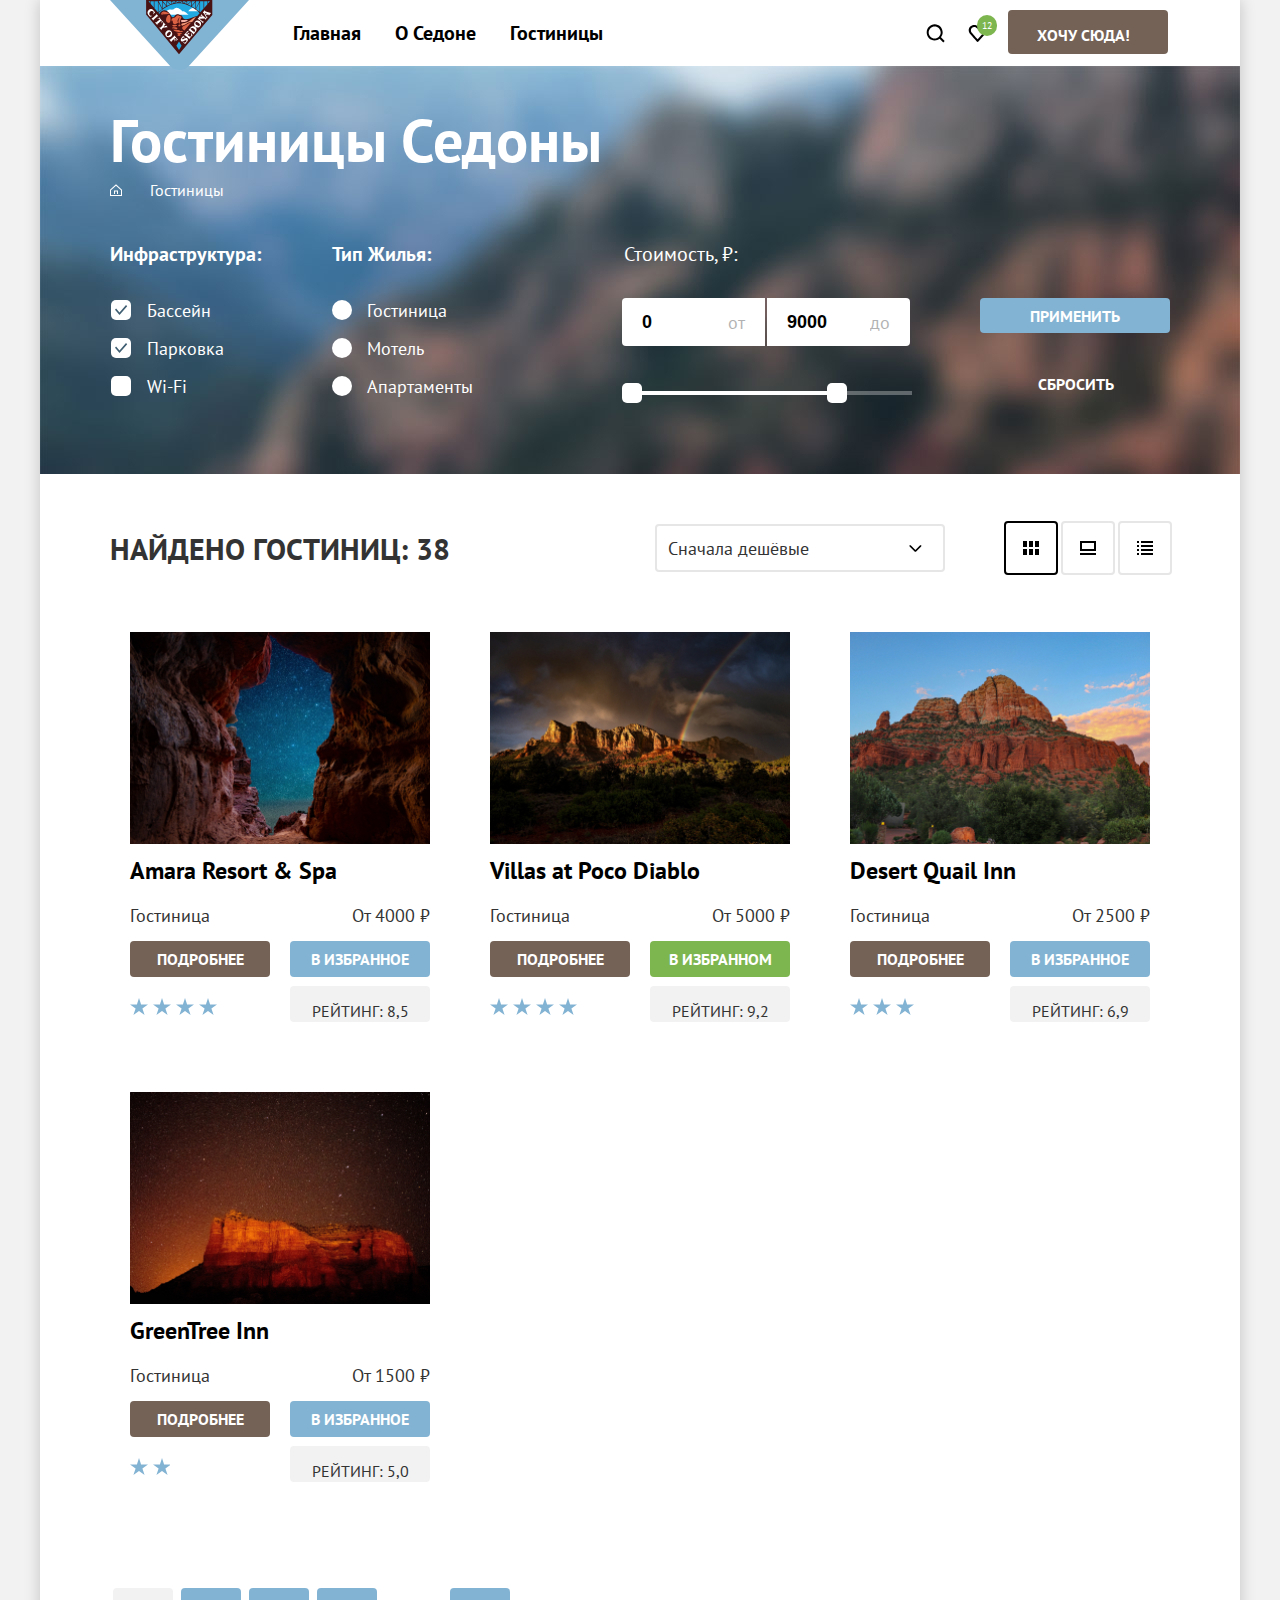
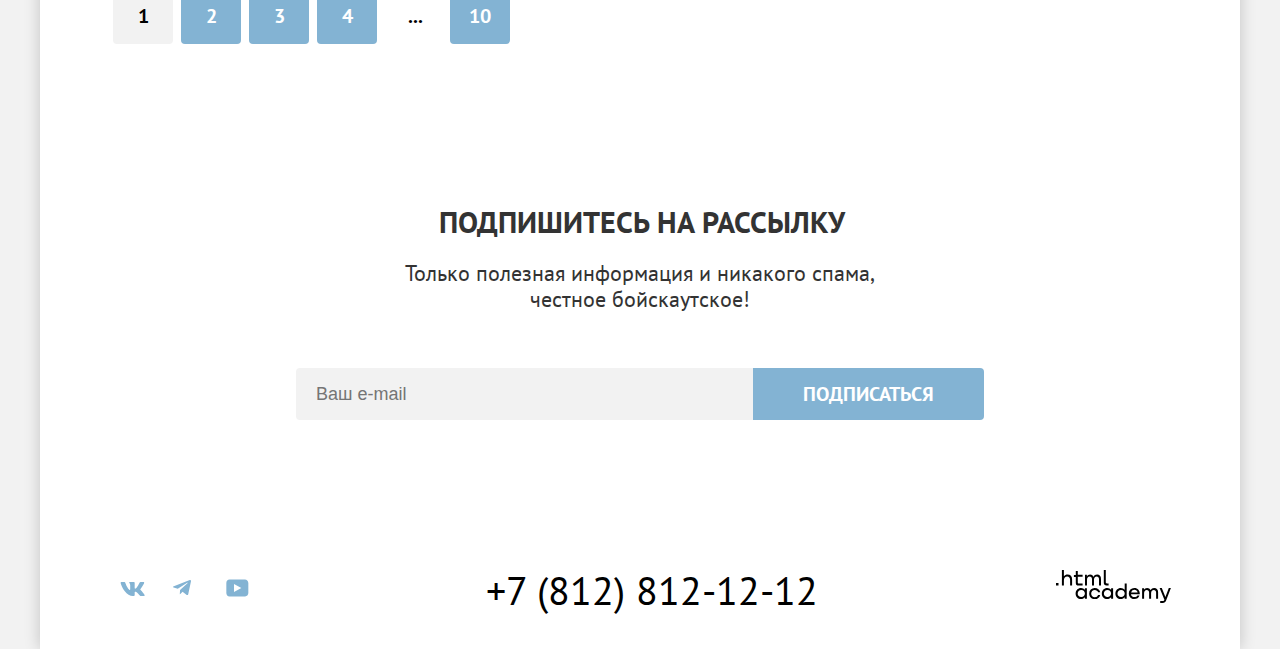
<file: catalog.html>
<!DOCTYPE html>
<html lang="en">
<head>
  <meta charset="UTF-8">
  <title>Catalog</title>
  <link rel="icon" type="image/png" sizes="32x32" href="favicon.ico">
  <link rel="stylesheet" href="css/styles.css">
</head>
<body>
  <div class="frame">
    <header class="page-header">
      <nav class="navigation">
        <a class="page-header-logo">
          <img src="image/icons/logo.svg" width="139" height="70" alt="Логотип Sedona" class="logo">
        </a>
        <ul class="navigation-list clear-list">
          <li class="navigation-item">
            <a class="navigation-link navigation-link-current" href="index.html">Главная</a>
          </li>
          <li class="navigation-item">
            <a class="navigation-link" href="#">О Седоне </a>
          </li>
          <li class="navigation-item">
            <a class="navigation-link" href="catalog.html">Гостиницы</a>
          </li>
        </ul>
        <ul class="navigation-user clear-list">
          <li class="navigation-item-user">
            <a class="navigation-link-user" href="#">
              <span class="visually-hidden">Поиск.</span>
              <svg class="navigation-icon" aria-hidden="true" width="19" height="19" viewBox="0 0 19 19" fill="none" xmlns="http://www.w3.org/2000/svg">
                <path d="m18.682 16.911-3.7-3.7c1-1.3 1.7-3 1.7-4.9 0-4.4-3.6-8-8-8s-8 3.7-8 8.1c0 4.4 3.6 8 8 8 1.8 0 3.5-.6 4.9-1.7l3.7 3.7 1.4-1.5Zm-10-2.5c-3.3 0-6-2.7-6-6s2.7-6 6-6 6 2.7 6 6-2.7 6-6 6Z"></path>
              </svg>
            </a>
          </li>
          <li class="navigation-item-user">
            <a class="navigation-link-user like-icon" href="#">
              <span class="visually-hidden">Избранное 12</span>
              <svg class="navigation-icon" aria-hidden="true" width="19" height="19" viewBox="0 0 19 18" fill="none" xmlns="http://www.w3.org/2000/svg">
                <path d="M9.582 17.411c-.3 0-.6-.1-.8-.4-5.4-6.1-6.7-7.5-7-7.9-.7-.9-1.1-2.1-1.1-3.3 0-3 2.4-5.4 5.5-5.4 1.3 0 2.5.5 3.5 1.3 1-.8 2.3-1.3 3.5-1.3 3 0 5.5 2.4 5.5 5.4 0 1.3-.5 2.5-1.3 3.4l-7 7.9c-.2.2-.4.3-.8.3Zm-6-9.5c.3.4 3.5 4 6.1 6.9l6.2-7c.5-.5.7-1.2.7-2 0-1.8-1.5-3.3-3.3-3.3-1 0-2 .5-2.7 1.3-.3.3-.6.4-.9.4-.3 0-.6-.2-.8-.4-.7-.8-1.7-1.3-2.7-1.3-1.8 0-3.3 1.5-3.3 3.3-.1.9.3 1.6.7 2.1-.1 0-.1 0 0 0Z"></path>
              </svg>
            </a>
          </li>
        </ul>
        <a class="button button-brown navigation-button" href="#">Хочу сюда!</a>
      </nav>
    </header>
    <main class="main-inner">
      <div class="filter-img">
        <h1 class="inner-header-title">Гостиницы Седоны</h1>
          <ul class="breadcrumbs clear-list">
            <li class="breadcrumbs-item">
              <a href="index.html" class="breadcrumbs-link">
                <svg width="12" height="12" viewBox="0 0 12 12" fill="none" xmlns="http://www.w3.org/2000/svg">
                  <path d="M6 0.300049L0 5.80005V12H12V5.80005L6 0.300049ZM11 11H1V6.20005L6 1.70005L11 6.20005V11Z" fill="#fff"/>
                  <path d="M4 10H5V7.5H7V10H8V6.5H4V10Z" fill="#fff"/>
                  </svg>
                <span class="visually-hidden">Home</span>
              </a>
            </li>
            <li class="breadcrumbs-item">
              <a class="breadcrumbs-link">Гостиницы</a>
            </li>
          </ul>
        <section class="catalog-filter">
          <h2 class="visually-hidden">Список гостиниц с фильтрами</h2>
          <form action="http://echo.htmlacademy.ru/" class="catalog-form" method="get">
            <fieldset class="catalog-filter-service">
              <legend class="catalog-filter-title">Инфраструктура:</legend>
              <ul class="catalog-filter-list clear-list">
                <li class="catalog-filter-item">
                  <label class="control">
                    <input type="checkbox" class="control-input" name="pool" checked>
                    <span class="check-box"></span>
                    Бассейн
                  </label>
                </li>
                <li class="catalog-filter-item">
                  <label class="control">
                    <input type="checkbox" class="control-input" name="park" checked>
                    <span class="check-box"></span>
                    Парковка
                  </label>
                </li>
                <li class="catalog-filter-item">
                  <label class="control">
                    <input type="checkbox" class="control-input" name="wi-fi">
                    <span class="check-box"></span>
                    Wi-Fi
                  </label>
                </li>
              </ul>
            </fieldset>
            <fieldset class="catalog-filter-service">
              <legend class="catalog-filter-title">Тип Жилья:</legend>
              <ul class="catalog-filter-list clear-list">
                <li class="catalog-filter-item">
                  <label class="radio">
                    <input class="visually-hidden radio-input" type="radio" name="radio" value="guesthouse">
                    <span class="radio-mark"></span>
                    Гостиница
                  </label>
                </li>
                <li class="catalog-filter-item">
                  <label class="radio">
                    <input class="visually-hidden radio-input" type="radio" name="radio" value="hotel">
                    <span class="radio-mark"></span>
                    Мотель
                  </label>
                </li>
                <li class="catalog-filter-item">
                  <label class="radio">
                    <input class="visually-hidden radio-input" type="radio" name="radio" value="apartments">
                    <span class="radio-mark"></span>
                    Апартаменты
                  </label>
                </li>
              </ul>
            </fieldset>
            <fieldset class="catalog-price-group">
            <legend class="catalog-price-title">Стоимость, ₽:</legend>
              <div class="range-wrapper-inputs">
                <label class="catalog-filter-label">
                  <span>от</span>
                  <input type="number" class="range-input" value="0" name="min-price">
                </label>
                <label class="catalog-filter-label">
                  <span>до</span>
                  <input type="number" class="range-input" value="9000" name="max-price">
                </label>
              </div>
              <div class="range-scale">
                <div class="range">
                  <div class="range-bar">
                    <button class="range-toggle toggle-min">
                      <span class="visually-hidden">Изменить минимальную цену.</span>
                    </button>
                    <button class="range-toggle toggle-max">
                      <span class="visually-hidden">Изменить максимальную цену.</span>
                    </button>
                  </div>
                </div>
              </div>
            </fieldset>
            <div class="button-form">
              <button class="button button-blue button-check" type="submit">Применить</button>
              <button class="button-reset" type="reset">Сбросить</button>
            </div>
          </form>
        </section>
      </div>
      <form action="https://echo.htmlacademy.ru/" class="catalog-filter-price" method="get">
        <section class="hotel-catalog">
          <div class="catalog-nav">
            <p class="found-descr">найдено гостиниц: 38</p>
            <select class="select-control" aria-label="Сортировка">
              <option value="cheap">Сначала дешёвые</option>
              <option value="expensive">Сначала дорогие</option>
              <option value="popular">Сначала популярные</option>
            </select>
            <ul class="sort-list clear-list">
              <li class="sort-icon">
                <a href="#" class="sort-card sort-card-сurrent">
                  <svg width="16" height="14" viewBox="0 0 16 14" fill="none" xmlns="http://www.w3.org/2000/svg">
                    <path d="M4 0H0V6H4V0Z" fill="black"/>
                    <path d="M16 0H12V6H16V0Z" fill="black"/>
                    <path d="M10 0H6V6H10V0Z" fill="black"/>
                    <path d="M4 8H0V14H4V8Z" fill="black"/>
                    <path d="M16 8H12V14H16V8Z" fill="black"/>
                    <path d="M10 8H6V14H10V8Z" fill="black"/>
                  </svg>
                  <span class="visually-hidden">показать карточки</span>
                </a>
              </li>
              <li class="sort-icon">
                <a href="#" class="sort-card">
                  <span class="visually-hidden">показать колонки</span>
                  <svg width="16" height="14" viewBox="0 0 16 14" fill="none" xmlns="http://www.w3.org/2000/svg">
                    <path d="M16 12H0V14H16V12Z" fill="black"/>
                    <path d="M14 2V8H2V2H14ZM16 0H0V10H16V0Z" fill="black"/>
                  </svg>
                </a>
              </li>
              <li class="sort-icon">
                <a href="#" class="sort-card">
                  <svg width="16" height="14" viewBox="0 0 16 14" fill="none" xmlns="http://www.w3.org/2000/svg">
                    <path d="M2 0H0V2H2V0Z" fill="black"/>
                    <path d="M16 0H4V2H16V0Z" fill="black"/>
                    <path d="M2 4H0V6H2V4Z" fill="black"/>
                    <path d="M16 4H4V6H16V4Z" fill="black"/>
                    <path d="M2 8H0V10H2V8Z" fill="black"/>
                    <path d="M16 8H4V10H16V8Z" fill="black"/>
                    <path d="M2 12H0V14H2V12Z" fill="black"/>
                    <path d="M16 12H4V14H16V12Z" fill="black"/>
                    </svg>
                  <span class="visually-hidden">показать список</span>
                </a>
              </li>
            </ul>
          </div>
          <ul class="hotels-list clear-list">
            <li class="hotels-card">
              <a href="#" class="card-link">
                <img src="image/hotel-amara.jpg" width="300" height="212" alt="гостиница Amara Resort & Spa" class="card-image">
                <h3 class="hotels-card-title">Amara Resort & Spa</h3>
              </a>
              <p class="hotels-type">Гостиница</p>
              <p class="hotels-price">От 4000 ₽</p>
              <a href="#" class="button button-brown button-more">Подробнее</a>
              <a href="#" class="button button-blue button-favorite">В Избранное</a>
              <p class="hotel-card-stars hotel-card-stars-4">
                <span class="visually-hidden">4 звезды</span>
              </p>
              <span class="hotel-rate">Рейтинг: 8,5</span>
            </li>
            <li class="hotels-card">
              <a href="hotel.html" class="card-link">
                <img src="image/hotel-villa.jpg" width="300" height="212" alt="гостиница Villas at Poco Diablo" class="card-image">
                <h3 class="hotels-card-title">Villas at Poco Diablo</h3>
              </a>
              <p class="hotels-type">Гостиница</p>
              <p class="hotels-price">От 5000 ₽</p>
              <a href="#" class="button button-brown button-more">Подробнее</a>
              <a href="#" class="button button-favorite button-green">В Избранном</a>
              <p class="hotel-card-stars hotel-card-stars-4">
                <span class="visually-hidden">4 звезды</span>
              </p>
              <span class="hotel-rate">Рейтинг: 9,2</span>
            </li>
            <li class="hotels-card">
              <a href="hotel.html" class="card-link">
                <img src="image/hotel-desert.jpg" width="300" height="212" alt="гостиница Desert Quail Inn" class="card-image">
                <h3 class="hotels-card-title">Desert Quail Inn</h3>
              </a>
              <p class="hotels-type">Гостиница</p>
              <p class="hotels-price">От 2500 ₽</p>
              <a href="#" class="button button-brown button-more">Подробнее</a>
              <a href="#" class="button button-blue button-favorite">В Избранное</a>
              <p class="hotel-card-stars hotel-card-stars-3">
                <span class="visually-hidden">3 звезды</span>
              </p>
              <span class="hotel-rate">Рейтинг: 6,9</span>
            </li>
            <li class="hotels-card">
              <a href="hotel.html" class="card-link">
                <img src="image/hotel-green.jpg" width="300" height="212" alt="гостиница GreenTree Inn" class="card-image">
                <h3 class="hotels-card-title">GreenTree Inn</h3>
              </a>
              <p class="hotels-type">Гостиница</p>
              <p class="hotels-price">От 1500 ₽</p>
              <a href="#" class="button button-brown button-more">Подробнее</a>
              <a href="#" class="button button-blue button-favorite">В Избранное</a>
              <p class="hotel-card-stars">
                <span class="visually-hidden">2 звезды</span>
              </p>
              <span class="hotel-rate">Рейтинг: 5,0</span>
            </li>
          </ul>

        </section>
      </form>
    </main>
    <div class="pagination-container">
      <ul class="pagination clear-list">
        <li class="pagination-item">
          <a class="pagination-link pagination-link-current">1</a>
        </li>
        <li class="pagination-item">
          <a href="#" class="pagination-link">2</a>
        </li>
        <li class="pagination-item">
          <a href="#" class="pagination-link">3</a>
        </li>
        <li class="pagination-item">
          <a href="#" class="pagination-link">4</a>
        </li>
        <li class="pagination-item">
          <a href="#" class="pagination-link pagination-link-clear">...</a>
        </li>
        <li class="pagination-item">
          <a href="#" class="pagination-link ">10</a>
        </li>
      </ul>
    </div>

    <section class="subscribe-catalog">
      <h2 class="subscribe-title ">Подпишитесь на рассылку</h2>
      <p class="subscribe-description">
        Только полезная информация и никакого спама, <br> честное бойскаутское!
      </p>
      <form action="http://echo.htmlacademy.ru/" method="post" class="subscribe-form">
        <label class="visually-hidden" for="subscribe-email">Email</label>
        <input type="email" class="subscribe-field" placeholder="Ваш e-mail" name="subscribe-email" id="subscribe-email" required>
        <button class="button button-blue subscribe-button" type="submit">Подписаться</button>
      </form>
    </section>
    <footer class="page-footer">
      <div class="footer-social">
        <ul class="social-list clear-list">
          <li class="social-item">
            <a href="https://vk.com/htmlacademy" class="social-link">
              <svg width="25" height="14" viewBox="0 0 25 14" fill="none" xmlns="http://www.w3.org/2000/svg">
                <path fill-rule="evenodd" clip-rule="evenodd" d="M24.1164 0.948C24.2824 0.402 24.1164 0 23.3214 0H20.6964C20.0284 0 19.7204 0.347 19.5534 0.73C19.5534 0.73 18.2184 3.926 16.3274 6.002C15.7154 6.604 15.4374 6.795 15.1034 6.795C14.9364 6.795 14.6854 6.604 14.6854 6.057V0.948C14.6854 0.292 14.5014 0 13.9454 0H9.81738C9.40038 0 9.14938 0.304 9.14938 0.593C9.14938 1.214 10.0954 1.358 10.1924 3.106V6.904C10.1924 7.737 10.0394 7.888 9.70538 7.888C8.81538 7.888 6.65038 4.677 5.36538 1.003C5.11638 0.288 4.86438 0 4.19338 0H1.56638C0.816382 0 0.666382 0.347 0.666382 0.73C0.666382 1.412 1.55638 4.8 4.81138 9.281C6.98138 12.341 10.0364 14 12.8194 14C14.4884 14 14.6944 13.632 14.6944 12.997V10.684C14.6944 9.947 14.8524 9.8 15.3814 9.8C15.7714 9.8 16.4384 9.992 17.9964 11.467C19.7764 13.216 20.0694 14 21.0714 14H23.6964C24.4464 14 24.8224 13.632 24.6064 12.904C24.3684 12.18 23.5184 11.129 22.3914 9.882C21.7794 9.172 20.8614 8.407 20.5824 8.024C20.1934 7.533 20.3044 7.314 20.5824 6.877C20.5824 6.877 23.7824 2.451 24.1154 0.948H24.1164Z" fill="#83B3D3"/>
                </svg>
              <span class="visually-hidden">Vkontakte</span>
            </a>
          </li>
          <li class="social-item">
            <a href="https://t.me/htmlacademy " class="social-link">
              <svg width="18" height="16" viewBox="0 0 18 16" fill="none" xmlns="http://www.w3.org/2000/svg">
                <path d="M16.785 0.0992597L0.840489 6.24775C-0.247661 6.68481 -0.241365 7.29184 0.640845 7.56253L4.73445 8.83953L14.2058 2.8637C14.6537 2.59121 15.0629 2.7378 14.7265 3.03636L7.05283 9.96185H7.05104L7.05283 9.96275L6.77045 14.1823C7.18413 14.1823 7.36669 13.9925 7.59871 13.7686L9.58705 11.8351L13.7229 14.89C14.4855 15.31 15.0332 15.0941 15.2229 14.1841L17.9379 1.38885C18.2158 0.274623 17.5126 -0.229883 16.785 0.0992597V0.0992597Z" fill="#83B3D3"/>
                </svg>
              <span class="visually-hidden">Telegramm</span>
            </a>
          </li>
          <li class="social-item">
            <a href="https://www.youtube.com/user/htmlacademyru" class="social-link">
              <svg width="23" height="18" viewBox="0 0 23 18" fill="none" xmlns="http://www.w3.org/2000/svg">
                <path d="M18.9402 0.5H3.50738C1.64668 0.5 0.333252 2.09375 0.333252 3.9V13.9937C0.333252 15.9062 1.64668 17.5 3.50738 17.5H19.1591C20.8009 17.5 22.3333 15.9062 22.3333 14.1V3.9C22.1143 2.09375 20.8009 0.5 18.9402 0.5ZM7.99494 13.0375V4.9625L15.3283 9L7.99494 13.0375Z" fill="#83B3D3"/>
                </svg>
              <span class="visually-hidden">Youtube</span>
            </a>
          </li>
        </ul>
      </div>
      <div class="footer-phone">
        <a class="phone-link" href="tel:+78128121212">+7 (812) 812-12-12</a>
        <h2 class="visually-hidden">Контакты</h2>
      </div>
      <p class="developer">
        <a class="developer-link" href="https://htmlacademy.ru/">
          <svg class="developer-icon" width="115" height="33" xmlns="http://www.w3.org/2000/svg">
          <path d="M0 12.9v2.6h2.5v-2.6H0ZM11.6 4.5c-1.6 0-2.8.7-3.6 1.7h-.1V0h-2v15.5h2v-5.3c0-2.1 1.3-3.6 3.3-3.6 1.8 0 2.9 1.4 2.9 3.2v5.7h2V9.4c.1-3-1.8-4.9-4.5-4.9ZM26.6 4.8h-4.8V1.1h-2v3.8h-1.9v2h1.9v6c0 1.7 1 2.7 2.7 2.7h4.1v-2h-3.7c-.7 0-1.1-.4-1.1-1.1V6.8h4.8v-2ZM41.1 4.6c-1.6 0-2.9.8-3.5 2.1h-.1a3.7 3.7 0 0 0-3.4-2.1c-1.4 0-2.5.8-3.1 1.8h-.1V4.8H29v10.6h2V10c0-2 1-3.5 2.6-3.5 1.5 0 2.4 1 2.4 2.6v6.3h2V9.8c0-2.4 1.4-3.3 2.6-3.3 1.5 0 2.4 1 2.4 2.6v6.3h2V8.9c.1-2.5-1.4-4.3-3.9-4.3ZM47.8 12.7c0 1.7 1 2.7 2.8 2.7h2v-2h-1.7c-.7 0-1.1-.4-1.1-1.1V0h-2v12.7ZM28.9 19.7a4.9 4.9 0 0 0-3.9-1.8c-3.1 0-5.4 2.3-5.4 5.6s2.3 5.6 5.4 5.6c1.8 0 3-.8 3.8-1.9h.1v1.6h2V18.2h-2v1.5Zm-3.6 7.4a3.5 3.5 0 0 1-3.6-3.6c0-2 1.4-3.6 3.6-3.6s3.6 1.6 3.6 3.6c0 1.9-1.4 3.6-3.6 3.6ZM44.2 22c-.5-2.4-2.6-4.1-5.4-4.1a5.4 5.4 0 0 0-5.6 5.6c0 3.1 2.2 5.6 5.6 5.6 2.8 0 4.9-1.8 5.4-4.2h-2.1a3.4 3.4 0 0 1-3.3 2.3 3.5 3.5 0 0 1-3.6-3.6c0-2 1.4-3.6 3.6-3.6 1.6 0 2.8 1 3.3 2.2h2.1V22ZM55.1 19.7a4.9 4.9 0 0 0-3.9-1.8c-3.1 0-5.4 2.3-5.4 5.6s2.3 5.6 5.4 5.6c1.8 0 3-.8 3.8-1.9h.1v1.6h2V18.2h-2v1.5Zm-3.6 7.4a3.5 3.5 0 0 1-3.6-3.6c0-2 1.4-3.6 3.6-3.6s3.6 1.6 3.6 3.6c0 1.9-1.5 3.6-3.6 3.6ZM68.7 19.8a5 5 0 0 0-3.9-1.9c-3.1 0-5.4 2.3-5.4 5.6s2.2 5.6 5.4 5.6c1.7 0 3-.8 3.8-1.8h.1v1.5h2V13.4h-2v6.4Zm-3.6 7.3a3.5 3.5 0 0 1-3.6-3.6c0-2 1.4-3.6 3.6-3.6s3.6 1.6 3.6 3.6c-.1 2-1.5 3.6-3.6 3.6ZM78.3 17.9a5.4 5.4 0 0 0-5.5 5.6c0 3 2.1 5.6 5.5 5.6 2.5 0 4.5-1.3 5.2-3.6h-2.1c-.5 1-1.6 1.6-3 1.6-1.9 0-3.3-1.3-3.4-2.9h8.8c.2-3.6-2-6.3-5.5-6.3Zm0 1.9c1.7 0 3 1 3.3 2.6h-6.5a3.2 3.2 0 0 1 3.2-2.6ZM98.2 17.9a4 4 0 0 0-3.6 2h-.1c-.6-1.2-1.8-2-3.4-2-1.4 0-2.5.7-3.1 1.8v-1.5h-1.9v10.6h2v-5.4c0-2 1-3.4 2.6-3.5 1.5 0 2.4 1 2.4 2.6v6.3h2v-5.6c0-2.4 1.4-3.3 2.6-3.3 1.5 0 2.4 1 2.4 2.6v6.3h2v-6.5c.1-2.6-1.4-4.4-3.9-4.4ZM109.4 27l-3.6-8.9h-2.2l4.8 11.6c-.3.9-.7 1.2-1.7 1.2h-2.5v2h2.5c1.8 0 2.8-.8 3.5-2.6l4.7-12.2h-2.1l-3.4 8.9Z" fill="currentColor"/></svg>
          <span class="visually-hidden">Логотип htmlacademy.</span>
        </a>
      </p>
    </footer>
       <!--Для появления модального окна нужно section добавить класс modal-page-on-->
    <section class="modal-page">
      <div class="modal-box">
        <div class="modal-container">
          <header class="modal-header">
            <h2 class="modal-title">Поиск гостиниц в Седоне</h2>
            <button class="close-modal" aria-label="Закрыть окно">
              <svg width="13" height="13" viewBox="0 0 13 13" fill="none" xmlns="http://www.w3.org/2000/svg">
                <path d="M13 1.2L11.8 0L6.5 5.3L1.2 0L0 1.2L5.3 6.5L0 11.8L1.2 13L6.5 7.7L11.8 13L13 11.8L7.7 6.5L13 1.2Z" fill="black"/>
              </svg>
            </button>
          </header>
          <form class="modal-form" action="https://echo.htmlacademy.ru/" method="post">
            <label for="start-date" class="start-date">Дата заезда:</label>
              <div class="input-box">
                <input class="input-start-date" id="start-date" type="text" value="" placeholder="Укажите дату">
                <button class="input-calendar-start" aria-label="Открыть календарь для выбора даты." type="button"></button>
                <span class="error-notification">Мы не можем отправить вас в прошлое.</span>
              </div>
            <label for="end-date" class="end-date">Дата выезда:</label>
              <div class="input-box">
                <input class="input-end-date" id="end-date" type="text" value="" placeholder="Укажите дату">
                <button class="input-calendar-end" aria-label="Открыть календарь для выбора даты." type="button"></button>
                <span class="open-notification">На эти даты есть свободные номера. Пока есть.</span>
              </div>
            <label class="adults-label" for="adults-number">Взрослые:</label>
              <div class="adults-box">
                <button class="minus-button" type="button" aria-label="Уменьшить количество взрослых.">
                  <svg class="minus-svg" width="13" height="1" viewBox="0 0 13 1" fill="currentColor" xmlns="http://www.w3.org/2000/svg">
                    <g>
                    <path d="M0 0L0 1L13 1V0L0 0Z" fill="currentColor"></path>
                    </g>
                  </svg>
                </button>
                <input class="adults-number" id="adults-number" type="number" value="2" step="1" min="1" max="4">
                <button class="plus-button" type="button" aria-label="Увеличить количество взрослых.">
                  <svg width="13" height="13" viewBox="0 0 13 13" fill="currentColor" xmlns="http://www.w3.org/2000/svg">
                    <g>
                      <path d="M13 6H7V0H6V6H0V7H6V13H7V7H13V6Z" fill="currentColor"/>
                    </g>
                 </svg>
                </button>
              </div>
            <label class="children-label" for="children-number">Дети:
              <button class="info-children" id="children-number" type="button">
                <svg width="1" height="9" viewBox="0 0 1 9" fill="white" xmlns="http://www.w3.org/2000/svg">
                  <g clip-path="url(#clip0_18711_289)">
                    <path d="M0 9H1L1 3H0L0 9Z" fill="white"/>
                    <path d="M1 0H0V1H1V0Z" fill="white"/>
                  </g>
                  <defs>
                    <clipPath id="clip0_18711_289">
                      <rect width="1" height="9" fill="currentColor"/>
                    </clipPath>
                  </defs>
                </svg>
              <span class="notification-children">Укажите количество детей, которые будут с вами,
                возраст которых от 6 до 18 лет. Дети<br>до 6 лет размещаются бесплатно.</span>
              </button>
            </label>
            <div class="children-box">
              <button class="minus-button" type="button" aria-label="Уменьшить количество взрослых.">
                <svg class="minus-svg" width="13" height="1" viewBox="0 0 13 1" fill="currentColor" xmlns="http://www.w3.org/2000/svg">
                  <g>
                  <path d="M0 0L0 1L13 1V0L0 0Z" fill="currentColor"/>
                  </g>
                </svg>
              </button>
              <input class="children-number" type="number" value="1" step="1" min="0" max="4">
              <button class="plus-button" type="button">
                <svg width="13" height="13" viewBox="0 0 13 13" fill="currentColor" xmlns="http://www.w3.org/2000/svg">
                  <g>
                    <path d="M13 6H7V0H6V6H0V7H6V13H7V7H13V6Z" fill="currentColor"/>
                  </g>
                </svg>
              </button>
            </div>
            <button class="button-modal-form" type="submit">Найти</button>
          </form>
        </div>
      </div>
    </section>
  </div>
</body>
</html>
</file>
<file: css/styles.css>
@font-face {
  font-family: "PT Sans";
  font-style: normal;
  font-weight: 400;
  src: url("../fonts/ptsans-400.woff2") format("woff2");
  font-display: swap;
}

@font-face {
  font-family: "PT Sans";
  font-style: normal;
  font-weight: 700;
  src: url("../fonts/ptsans-700.woff2") format("woff2");
  font-display: swap;
}

html {
  height: 100%;
}

body {
  margin: 0;
  display: flex;
  flex-direction: column;
  min-height: 100%;
  font-family: "PT Sans", "Arial", sans-serif;
  font-size: 18px;
  line-height: 21px;
  color: #333;
  background-color: #f2f2f2;
}

.clear-list {
  padding: 0;
  margin: 0;
  list-style: none;
}

.frame {
  width: 1200px;
  margin: 0 auto;
  box-shadow: 0 0 15px 0 rgba(0,0,0,.2);
  background-color: #fff;
}

.navigation {
  width: 1060px;
  position: relative;
  margin: 0 auto;
  z-index: 1;
  display: flex;
  flex-wrap: wrap;
  padding: 0 70px;
}

.navigation-button {
  display: block;
  position: relative;
  box-sizing: border-box;
  min-width: 160px;
  align-self: flex-start;
  border: 3px transparent;
  font-size: 16px;
  line-height: 20px;
  border-radius: 4px;
  padding: 15px 17px 9px 8px;
  margin-top: 10px;
  margin-bottom: 7px;
}

.navigation-list {
  display: flex;
  flex-wrap: wrap;
  min-width: 355px;
  margin-left: 38px;
  margin-right: 272px;
  justify-content: flex-start;
}

.navigation-user {
  min-width: 84px;
  display: flex;
  flex-wrap: wrap;
  list-style-type: none;
  justify-content: flex-start;
  align-items: center;
}

.navigation-link {
  display: inline-block;
  font-weight: 700;
  font-size: 20px;
  line-height: 26px;
  color: #000;
  text-decoration: none;
  padding: 20px 6px;
}

.navigation-link-user {
  display: block;
  padding-top: 20px;
  padding-bottom: 20px;
  padding-right: 12px;
  padding-left: 12px;
  position: relative;
  text-align: center;
}

.navigation-user .navigation-link-user {
  min-width: 18px;
  min-height: 25px;
}

.navigation-link-icon {
  position: relative;
}

.navigation-link:hover {
  border-bottom: 2px solid #756257;
}

.navigation-link:active {
  color: rgba(117, 98, 87, 0.3);
}

.navigation-icon {
  position: absolute;
  top: 0;
  bottom: 0;
  left: 0;
  right: 0;
  margin: auto;
  fill: #000000;
}

.navigation-item:not(:last-child) {
  margin-right: 22px;
}

.main-container {
  flex-grow: 1;
}

.page-header {
  min-height: 66px;
}

.page-header-logo {
  position: relative;
  z-index: 2;
  min-width: 139px;
}

.page-header-logo img {
  position: absolute;
}

.main-img {
  min-width: 100%;
  position: relative;
  color: #000;
  background: url("../image/icons/wave.svg") bottom center/100% no-repeat,
  url("../image/index-background.jpg") top center/cover no-repeat;
  text-align: center;
  margin: 0 auto;
  background-color: #8DAAB9;
  margin-bottom: 70px;
  padding-top: 50px;
  min-height: 433px;
}

.main-img::after {
  content: "";
  position: absolute;
  left: 0;
  bottom: 0;
  width: 1200px;
  height: 57px;
  background: url("../img/wave.svg");
  background-position: 0 100%;
}

.main-wrapper {
  text-align: center;
  padding-bottom: 60px;
}

.main-subtitle {
  font-weight: 700;
  font-size: 30px;
  line-height: 36px;
  text-transform: uppercase;
  color: #000;
  margin: 63px 240px 20px 240px;
}

.main-description {
  margin: 0 250px 25px;
  font-size: 22px;
  line-height: 36px;
}

.hotels-list {
  display: grid;
  gap: 20px;
  grid-template-columns: 340px 340px 340px;
}

.hotels-card {
  display: flex;
  flex-wrap: wrap;
  align-items: flex-start;
  justify-content: space-between;
  min-height: 400px;
  padding: 20px;
}

.hotels-card-title {
  margin: 0;
  margin-bottom: 10px;
  font-size: 24px;
  line-height: 28px;
  min-width: auto;
}

.hotel-catalog {
  padding: 70px;
  padding-top: 0;
  margin-bottom: 6px;
}

.hotels-type {
  width: 160px;
  margin: 0;
  margin-bottom: 5px;
}

.hotels-price {
  margin: 0;
}

.hotel-card-stars {
  margin: 0;
  margin-bottom: -5px;
  height: 40px;
  width: 40px;
  background-image: url("../image/icons/star.svg");
  background-repeat: repeat-x;
  background-position: left center;
}

.star-box {
  display: flex;
  justify-content: space-between;
  width: 300px;
}

.hotel-card-stars-3 {
  width: 65px;
}

.hotel-card-stars-4 {
  width: 90px;
}

.advantages-list {
  display: grid;
  grid-template-columns: repeat(3, 1fr);
  text-align: center;
  margin-bottom: 95px;
}

.advantages-sublist {
  display: flex;
}

.advantages-title {
  width: 171px;
  font-size: 24px;
  text-transform: uppercase;
  text-align: center;
  margin-top: 103px;
  margin-bottom: 30px;
  line-height: 28px;
}

.advantages-title-inner {
  font-weight: 700;
  font-size: 24px;
  line-height: 1.16;
  text-transform: uppercase;
  margin: 0;
  margin-top: 184px;
  margin-bottom: 30px;
}

.advantages-title-white {
   color: #fff;
   margin-top: 92px;
}

.advantages-bar {
  width: 60px;
  border-bottom: 2px solid rgba(0, 0, 0, 0.3);
  margin-bottom: 30px;
}

.advantages-wrapper {
  width: 400px;
  min-height: 384px;
  display: flex;
  flex-direction: column;
  align-items: center;
  justify-content: start;
}

.advantages-wrapper-large {
  display: grid;
  grid-column: span 3;
  grid-template-columns: 1fr 2fr;
  width: 100%;
}

.advantages-wrapper-blue {
  background-color: #83B3D3;
  color: #fff;
}

.advantages-list img {
  display: block;
}

.advantages-wrapper-blue-light {
  background-color: rgba(131, 179, 211, 0.2);
  color: #333;
}

.advantages-wrapper-blue-cold {
  background-color: rgba(131, 179, 211, 0.12);
}

.advantages-descriptions {
    font-size: 18px;
    line-height: 1.166;
    text-align: center;
    width: 236px;
    margin: 0;
    margin-bottom: 20px;
  }

.advantages-icon-food {
  background: center top 80px/74px 70px no-repeat url(../image/icons/food.svg);
}

.advantages-icon-house {
  background: center top 80px/74px 70px no-repeat url(../image/icons/house.svg);
  background-color: rgba(131, 179, 211, 0.12);
}

.advantages-icon-box {
  background: center top 80px/70px 73px no-repeat url("../image/icons/box.svg");
  background-color: rgba(131, 179, 211, 0.12);
}

.found-descr {
  text-transform: uppercase;
}

.search {
  text-align: center;
  margin-bottom: 94px;
}

.search-title {
  margin: 0;
  font-size: 30px;
  font-weight: 700;
  line-height: 36px;
  text-transform: uppercase;
}

.search-description {
  width: 720px;
  font-size: 22px;
  line-height: 26px;
  margin-bottom: 51px;
  margin-left: auto;
  margin-right: auto;
}

.search-button {
  display: inline-block;
  box-sizing: border-box;
  padding: 10px 10px;
  line-height: 36px;
  min-width: 377px;
  min-height: 50px;
  font-size: 20px;
  border-radius: 4px;
}

.subscribe {
  background-image: url("../image/Subscribe.jpg");
  background-repeat: no-repeat;
  background-size: auto;
  background-color: #8DABB9;
  text-align: center;
  color: #fff;
  padding: 95px 200px;
  margin-bottom: 50px;
  padding-bottom: 102px;
  min-height: 200px;
}
.subscribe-description {
  min-width: 530px;
  margin: 0 135px 56px 135px;
  font-size: 22px;
  line-height: 26px;
}

.subscribe-catalog {
  text-align: center;
  margin-bottom: 150px;
}

.subscribe-title {
  margin: 0 150px 20px 154px;
  font-size: 30px;
  line-height: 36px;
  text-transform: uppercase;
}

.subscribe-field {
  background-color: #F2F2F2;
  color: #000;
  min-width: 435px;
  height: 50px;
  border-radius: 4px 0 0 4px;
  border: 0;
  font-size: 18px;
  line-height: 21px;
  padding-left: 20px;
}

.subscribe-button {
  min-height: 47px;
  border-radius: 0 4px 4px 0;
  font-size: 20px;
  line-height: 36px;
  border: 0;
  padding: 8px 50px;
}

.subscribe-form {
  display: flex;
  flex-wrap: wrap;
  justify-content: center;
}

.hotel-rate {
  display: flex;
  justify-content: space-around;
  align-items: flex-end;
  width: 140px;
  height: 36px;
  font-size: 16px;
  line-height: inherit;
  text-transform: uppercase;
  background: #f2f2f2;
  border-radius: 4px;
}

.card-link {
  font-size: 24px;
  line-height: 31px;
  color: #000;
  text-decoration: none;
}

.card-image {
  object-fit: cover;
  margin-bottom: 6px;
}

.page-footer {
  margin: 0 65px 0 64px;
  display: flex;
  min-width: 1060px;
}

.footer-social {
  display: flex;
  flex-wrap: wrap;
  min-width: 205px;
}

.social-list {
  display: flex;
  flex-wrap: wrap;
  justify-content: space-around;
  min-width: 158px;
  margin-top: 9px;
}

.social-link{
  display: inline-block;
  margin-right: auto;
  color: #83B3D3;
  height: 70px;
  width: 20px;
}

.social-item {
  margin: 0 3px;
}

.social-link:hover path {
  fill: #68a2ca;
}

.social-link:active path {
  fill: rgba(104, 162, 202, 0.3);
}

.footer-phone {
  min-width: 677px;
  text-align: center;
  margin: 0 auto;
}

.phone-link {
  font-size: 40px;
  line-height: 40px;
  text-decoration: none;
  color: #000000;
}

.phone-link:hover {
  color: #756157;
}

.phone-link:focus-visible {
  color: #756157;
}

.phone-link:active {
  color: rgba(117, 97, 87, 0.3);
}

.developer {
  margin: 0 auto;
  margin-left: 62px;
}

.developer-icon {
  display: block;
  color: #000;
}

.developer-icon:hover {
  color: #756157;
}

.developer-icon:focus-visible {
  color: #756157;
}

.developer-icon:active {
  color: rgba(117, 97, 87, 0.3);
}

.visually-hidden {
  position: absolute;
  width: 1px;
  height: 1px;
  margin: -1px;
  padding: 0;
  border: 0;
  clip: rect(0 0 0 0);
  overflow: hidden;
}

.filter-img {
  background-image: url("../image/catalog-background.jpg");
  background-color: #81a98b;
  background-size: auto;
  background-repeat: no-repeat;
  color: #fff;
  padding: 35px 70px 60px 70px;
  margin-bottom: 50px;
  min-height: auto;
}

.button-form {
  margin-left: auto;
  margin-top: 57px;
}

.check-box {
  position: absolute;
  left: 41px;
  width: 20px;
  height: 20px;
  margin-left: -40px;
  border-radius: 5px;
  background-color: #fff;
}

.control-input {
  appearance: none;
  margin-left: 32px;
  margin-right: 0;
}

.control-input:checked + .check-box {
  background-image: url(../image/icons/check.svg);
  background-repeat: no-repeat;
  background-position: center;
}

.control-input:focus-visible + .check-box {
  background-color: rgba(255, 255, 255, 0.6);
  outline: 3px solid #83b3d3;
  border-radius: 4px;
}

.control-input:checked:focus-visible + .check-box {
  background-color: rgba(255, 255, 255, 0.6);
  background-image: url("../images/input-icons/mark.svg");
  background-repeat: no-repeat;
  background-position: center;
  outline: 3px solid #83b3d3;
  border-radius: 4px;
}

.radio {
  position: relative;
  display: block;
  padding-left: 35px;
}

.radio-mark {
  position: absolute;
  width: 20px;
  height: 20px;
  background-color: #ffffff;
  border-radius: 50%;
  top: 0;
  left: 0;
}

.radio-input[type="radio"]:focus + .radio-mark {
  outline: 3px solid #83b3d3;
  background-color: rgba(255, 255, 255, 0.6);
}

.radio-input[type="radio"]:active + .radio-mark {
  background-color: rgba(255, 255, 255, 0.3);
  outline: none;
}

.radio-input[type="radio"]:hover + .radio-mark {
  background-color: rgba(255, 255, 255, 0.6);
}

.radio-input[type="radio"]:checked + .radio-mark::after {
  position: absolute;
  content: "";
  height: 10px;
  width: 10px;
  border-radius: 50%;
  background: #3f5e72;
  top: 5px;
  left: 5px;
}

.radio-button {
  position: absolute;
  width: 20px;
  height: 20px;
  background-color: #ffffff;
  border-radius: 50%;
  top: 0;
  left: 0;
}

.catalog-form {
  display: flex;
  flex-wrap: wrap;
  position: relative;
}

.catalog-filter-title {
  border: 0;
  padding: 0;
  font-size: 20px;
  line-height: 26px;
  font-weight: 700;
  margin-bottom: 33px;
}

.catalog-price-title {
  font-size: 20px;
  line-height: 26px;
  margin-bottom: 31px;
}

.catalog-price-group {
  min-width: 290px;
  padding: 0;
  border: 0;
  margin-left: 62px;
  box-sizing: border-box;
}

.catalog-filter-label {
  position: relative;
  height: 48px;
}

.catalog-filter-label span {
  position: absolute;
  right: 20px;
  top: 50%;
  transform: translate(0, -50%);
  color: #000;
  opacity: 0.3;
}

.catalog-filter-label:first-child .range-input {
  border-radius: 4px 0 0 4px;
}

.catalog-filter-label:nth-child(2) .range-input {
  border-radius: 0 4px 4px 0;
}

.catalog-filter-container {
  width: 1090px;
  margin: 0 auto;
}

.catalog-filter-service {
  display: flex;
  margin-right: 29px;
  min-width: 180px;
  margin-left: 0;
  border: none;
  padding: 0;
}

.catalog-filter-item {
  margin-bottom: 17px;
  max-width: 120px;
}

.catalog-filter-list {
  margin-right: 79px;
}

.price-cost {
  display: inline-block;
  font-weight: 700;
  font-size: 20px;
  margin-bottom: 34px;
}

.value-min-box {
  position: relative;
}

.value-max-box {
  position: relative;
}

.range {
  position: relative;
  width: 290px;
  height: 4px;
  background-color: rgba(255, 255, 255, 0.3);
  margin: 0 auto;
}

.range-bar {
  width: 220px;
  height: 4px;
  background-color: rgba(255, 255, 255, 1);
  position: relative;
}

.range-input {
  box-sizing: border-box;
  width: 143px;
  height: 100%;
  padding: 12px 0 12px 20px;
  border: none;
  font-weight: 700;
  font-size: 18px;
}

.range-input::-webkit-inner-spin-button {
  display: none;
  -webkit-appearance: none;
  -moz-appearance: textfield;
  margin: 0;
}

.range-wrapper-inputs {
  display: flex;
  width: 288px;
  justify-content: space-between;
  margin-bottom: 45px;
}

.range-scale  {
  min-width: 287px;
  padding: 0;
  border: none;
}

.range-toggle {
  position: absolute;
  width: 20px;
  height: 20px;
  background-color: #ffffff;
  border: none;
  border-radius: 5px;
  cursor: pointer;
}

.toggle-min {
  top: -8px;
  left: 0;
}

.toggle-max {
  top: -8px;
  left: 205px;
}

.breadcrumbs {
  display: flex;
  margin-bottom: 40px;
}

.breadcrumbs-link::before {
  position: absolute;
  background-image: url(../image/icons/pointer.svg);
  background-repeat: no-repeat;
}

.breadcrumbs-link {
  font-size: 16px;
  padding-right: 28px;
  color: #fff;
}

.inner-header-title {
  margin: 0;
  font-size: 60px;
  line-height: 78px;
}

.found-descr {
  margin: 0;
  margin-right: 150px;
  font-size: 30px;
  font-weight: 700;
  line-height: 39px;
}

.catalog-nav {
  display: flex;
  justify-content: space-between;
  align-items: center;
  margin-bottom: 40px;
  min-width: 397px;
}

.select-control {
  position: relative;
  height: 48px;
  min-width: 290px;
  border: 2px solid #e6e6e6;
  border-radius: 4px;
  font-size: 18px;
  font-weight: inherit;
  line-height: 23px;
  font-family: inherit;
  color: #333333;
  appearance: none;
  background-image: url(../image/icons/select.svg);
  background-repeat: no-repeat;
  background-position: right 21px center;
  background-color: #ffffff;
  padding: 11px;
}

.select-control:focus {
  outline: 2px solid #83b3d3;
  border-radius: 4px;
}

.select-control:active {
  opacity: 0.3;
}

.select-control:hover {
  border: 2px solid #83b3d3;
}

.sort-list {
  display: flex;
  min-width: 170px;
  height: 48px;
  justify-content: space-around;
  align-items: center;
}

.sort-card {
  width: 50px;
  height: 50px;
  border-radius: 4px;
  border: 2px solid #e6e6e6;
  display: flex;
  align-items: center;
  justify-content: center
}

.sort-card:hover {
  border: 2px solid #83b3d3;
}

.sort-card-сurrent {
  border: 2px solid #000;
}

.sort-icon {
  display: block;
  width: 48px;
  /* height: 48px; */
}

.pagination {
  display: flex;
  width: 400px;
  justify-content: space-between;
}

.pagination-container {
  display: flex;
  margin-left: 70px;
  margin-bottom: 160px;
  width: 400px;
}

.pagination-link {
  display: block;
  text-decoration: none;
  background-color: #83B3D3;
  color: #fff;
  padding: 15px 15px;
  font-size: 20px;
  font-weight: 700;
  line-height: 26px;
  box-sizing: border-box;
  text-align: center;
  border-radius: 4px
}
.pagination-item {
  min-width: 60px;
  margin: 0 3px;
}

.pagination-item:last-child {
  margin: 0;
}

.pagination-link-clear {
  background-color: transparent;
  color: #000;
}

.pagination-link:hover {
  background-color: #68A2CA;
}

.pagination-link:active {
  color: #82B3D3;
}

.pagination-link-current {
  background-color: #F2F2F2;
  color: #000;
}

.pagination-link-current:hover {
  background-color: #F2F2F2;
}

.pagination-link-current:active {
  background-color: #F2F2F2;
}

.select-descr {
  line-height: 23px;
}

/* BUTTON */

.button {
  font-family: "PT Sans", "Arial", sans-serif;
  text-transform: uppercase;
  text-decoration: none;
  text-align: center;
  font-weight: 700;
  color: #fff;
  cursor: pointer;
}

.button-brown {
  background-color: #756257;
}

.button-brown:hover {
  background-color: #615048;
}

.button-brown:focus {
  background-color: #615048;
}

.button-brown:active {
  background-color: #e5e5e5;
}

.button-brown:disabled {
  background-color: #E5E5E5;
}

/* BLUE BUTTON */

.button-blue {
  background-color: #83B3D3;
}

.button-blue:hover {
  background-color: #68A2CA;
}

.button-blue:focus {
  background-color: #68A2CA;
}

.button-blue:active {
  background-color: #82B3D3;
}

.button-blue:disabled{
  background-color: #E5E5E5;
}
/*
GREEN BUTTON */

.button-green {
  background-color: #7DB54F;
}

.button-green:hover {
  background-color: #6C9E42;
}

.button-green:focus {
  background-color: #6C9E42;
}

.button-green:active {
  background-color: #E5E5E5;
}

.button-green:disabled{
  background-color: #E5E5E5;
}

.button-favorite,
.button-more {
  font-size: 16px;
  line-height: 20px;
  display: flex;
  align-items: center;
  width: 130px;
  min-height: 20px;
  padding: 8px 5px;
  border-radius: 4px;
  justify-content: space-around;
}

.hotel-button {
  display: flex;
  justify-content: space-between;
}

.button-clear {
  background-color: #F2F2F2;
  color: #333;
}

.button-check {
  display: flex;
  flex-wrap: wrap;
  border: none;
  min-width: 190px;
  min-height: 35px;
  font-size: 16px;
  padding: 7px 10px;
  border-radius: 4px;
  margin-bottom: 40px;
  align-items: center;
  justify-content: space-around;
}

.button-reset {
  border: none;
  background-color: transparent;
  margin-left: 58px;
  min-width: 70px;
  padding: 0;
  font-family: inherit;
  font-weight: 700;
  font-size: 16px;
  line-height: 20px;
  text-transform: uppercase;
  color: #ffffff;
}

.button-reset:hover {
  color: rgba(255, 255, 255, 0.6);
}

.like-icon {
  margin-right: 10px;
  position: relative;
}

.like-icon::after {
  position: absolute;
  bottom: 30px;
  left: 21px;
  content: "12";
  display: flex;
  justify-content: center;
  font-size: 10px;
  color: #ffffff;
  width: 20px;
  background-color: #7db54f;
  border-radius: 50px;
  z-index: 1;
}

/* MODAL PAGE */

.modal-page{
  display: none;
  position: fixed;
  top: 0;
  right: 0;
  bottom: 0;
  left: 0;
  background: rgba(242, 242, 242, 0.8);
  z-index: 9001;
}

.modal-page-on {
  display: block;
 }

.modal-container {
  width: 575px;
  margin: 0 auto;
}

.modal-box {
  position: absolute;
  top: 67px;
  right: 50%;
  transform: translateX(50%);
  display: flex;
  flex-direction: column;
  width: 715px;
  height: 561px;
  background-color: rgba(255, 255, 255, 1);
  box-shadow: 0 25px 50px rgba(0, 0, 0, 0.15);
  border-radius: 30px;
  padding-top: 42px;
}

.modal-header {
  display: flex;
  justify-content: space-between;
  align-items: center;
  margin-bottom: 40px;
}

.modal-title {
  font-size: 30px;
  line-height: 1.33;
  text-transform: uppercase;
}

.close-modal {
  width: 53px;
  height: 53px;
  background-color: #f2f2f2;
  border: none;
  border-radius: 50%;
}

.close-image {
  fill: #000000;
}

.close-modal:focus {
  background-color: #e6e6e6;
  outline: 3px solid #83b3d3;
}

.close-modal:active {
  outline: none;
  background-color: #e6e6e6;
}

.close-modal:hover {
  background-color: #e6e6e6;
}

.close-modal:active .close-image {
  opacity: 0.3;
  outline: none;
}

.modal-form {
  display: grid;
  grid-template-columns: 120px 126px 155px 160px;
  row-gap: 26px;
  column-gap: 5px;
  align-items: center;
  font-weight: 700;
  font-size: 20px;
  line-height: 24px;
}

.start-date {
  grid-column: 1/2;
  margin-bottom: 13px;
}

.input-start-date {
  appearance: none;
  width: 420px;
  height: 50px;
  background: #f2f2f2;
  border-radius: 4px;
  border: none;
  color: #000000;
  font-weight: 700;
  font-size: 18px;
  line-height: 2.22px;
  margin-left: 11px;
  padding-left: 19px;
  margin-bottom: 13px;
}

.input-start-date:hover,
.input-end-date:hover {
  background-color: #e6e6e6;
}

.input-start-date:focus-visible,
.input-end-date:focus-visible {
  background-color: #e6e6e6;
  outline: 3px solid #83b3d3;
}

.input-start-date:active,
.input-end-date:active {
  outline: 2px solid #000000;
  background-color: #ffffff;
}

.error-notification {
  display: block;
  padding-left: 13px;
  font-weight: 400;
  font-size: 16px;
  line-height: 2.5px;
  color: #ff5757;
}

.input-box {
  display: flex;
  flex-wrap: wrap;
  grid-column: 2/-1;
  position: relative;
}

.input-calendar-start {
  position: absolute;
  right: 18px;
  bottom: 31px;
  width: 15px;
  height: 15px;
  background-image: url("../image/icons/calendar.svg");
  background-repeat: no-repeat;
  background-position: center;
  border: none;
}

.input-calendar-start:focus-visible,
.input-calendar-end:focus-visible {
  outline: 3px solid #83b3d3;
  outline-offset: 4px;
  border-radius: 3px;
}

.end-date {
  grid-column: 1/2;
  margin-bottom: 13px;
}

.input-end-date {
  grid-column: 2/-1;
  width: 420px;
  height: 50px;
  background: #f2f2f2;
  border-radius: 4px;
  border: none;
  color: #000000;
  font-weight: 700;
  font-size: 18px;
  line-height: 2.22px;
  margin-left: 11px;
  padding-left: 19px;
  margin-bottom: 13px;
}

.input-calendar-end {
  position: absolute;
  right: 18px;
  bottom: 32px;
  width: 15px;
  height: 15px;
  background-image: url("../image/icons/calendar.svg");
  background-repeat: no-repeat;
  background-position: center;
  border: none;
}

.open-notification {
  display: block;
  padding-left: 13px;
  font-weight: 400;
  font-size: 16px;
  line-height: 2.5px;
  color: #333333;
}

.open-notification-active {
  display: block;
 }

.adults-lebel {
  grid-column: 1/2;
}

.adults-box {
  position: relative;
  grid-column: 2/3;
  margin-left: 13px;
}

.adults-number {
  width: 133px;
  height: 50px;
  border: none;
  background: #f2f2f2;
  text-align: center;
  border-radius: 4px;
  color: #000000;
  font-weight: 700;
  font-size: 18px;
  line-height: 2.22px;
  outline: none;
}

.minus-button {
  position: absolute;
  top: 14px;
  left: 14px;
  border: none;
  background: transparent;
}

.minus-button svg {
  display: inline-block;
  vertical-align: middle;
  opacity: 0.3;
}

.minus-button:hover svg {
  opacity: 1;
}

.minus-button:focus-visible {
  opacity: 1;
  outline: 3px solid #83b3d3;
  outline-offset: 0;
  border-radius: 4px;
}

.minus-button:active svg {
  opacity: 0.2;
}

.plus-button {
  position: absolute;
  top: 15px;
  right: 0px;
  border: none;
  background: transparent;
}

.plus-button svg {
  opacity: 0.3;
}

.plus-button:hover svg {
  opacity: 1;
}

.plus-button:active svg {
  opacity: 0.2;
}

.plus-button:focus-visible {
  opacity: 1;
  outline: 3px solid #83b3d3;
  border-radius: 4px;
}

.children-box .plus-button {
  position: absolute;
  top: 15px;
  right: 10px;
  border: none;
}

.children-label {
  display: flex;
  align-items: center;
  grid-column: 3/4;
  margin-left: 9px;
  justify-self: center;
  margin-right: -38px;
}

.info-children {
  position: relative;
  display: inline-block;
  width: 25px;
  height: 25px;
  background-color: #83b3d3;
  border: none;
  border-radius: 50%;
  margin-left: 9px;
}

.notification-children {
  position: relative;
  display: block;
  z-index: 1;
  width: 256px;
  height: 143px;
  top: 26px;
  left: -119px;
  background-color: #333333;
  box-shadow: 0 15px 30px rgb(0 0 0 / 30%);
  border-radius: 10px;
  font-weight: 400;
  font-size: 15px;
  line-height: 1.3;
  color: #ffffff;
  text-align: left;
  padding: 20px 0 18px 22px;
  transform: scale(0);
  transition: 0.155s linear;
  cursor: pointer;
}

.info-children:hover .notification-children {
  transform: scale(1);
}

.notification-children::after {
  content: "";
  position: absolute;
  display: inline-block;
  top: -31px;
  left: 50%;
  transform: translateX(-50%);
  width: 19px;
  height: 9px;
  border: 20px solid transparent;
  border-bottom: 20px solid #333333;
}

.children-box {
  position: relative;
  grid-column: 4/5;
  margin-left: auto;
}

.children-number {
  width: 110px;
  height: 50px;
  border: none;
  background: #f2f2f2;
  text-align: center;
  border-radius: 4px;
  color: #000000;
  font-weight: 700;
  font-size: 18px;
  line-height: 2.22px;
  outline: none;
}

.adults-number[type="number"],
.children-number[type="number"] {
  -moz-appearance: textfield;
}

.adults-number[type="number"]::-webkit-inner-spin-button,
.children-number[type="number"]::-webkit-inner-spin-button {
  display: none;
}

.button-modal-form {
  grid-column: 1/-1;
  width: 575px;
  height: 60px;
  background-color: #83b3d3;
  border-radius: 10px;
  border: none;
  text-transform: uppercase;
  font-size: 20px;
  line-height: 2;
  font-weight: 700;
  color: #ffffff;
  margin-top: 13px;
  padding-left: 15px;
}

.button-modal-form:hover {
  background-color: #68a2ca;
}

.button-modal-form:focus-visible {
  background-color: #68a2ca;
  outline: 3px solid #756257;
}

.button-modal-form:active {
  background-color: #68a2ca;
  color: rgba(255, 255, 255, 0.3);
}
</file>
